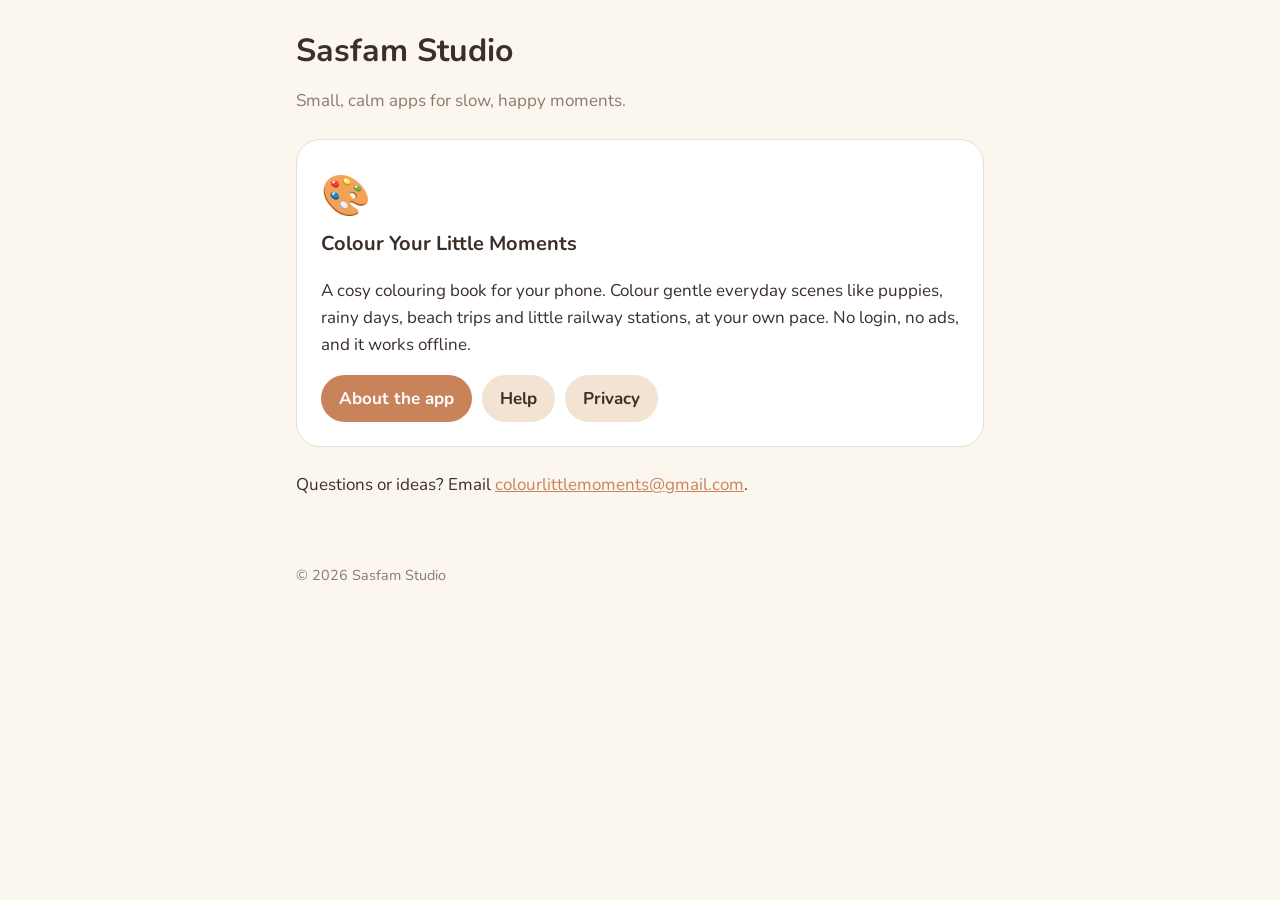
<file: index.html>
<!doctype html>
<html lang="en">
<head>
  <meta charset="utf-8">
  <meta name="viewport" content="width=device-width, initial-scale=1">
  <title>Sasfam Studio</title>
  <meta name="description" content="Sasfam Studio makes calm, cosy apps. Home of Colour Your Little Moments.">
  <link rel="preconnect" href="https://fonts.googleapis.com">
  <link href="https://fonts.googleapis.com/css2?family=Nunito:wght@400;700;800&display=swap" rel="stylesheet">
  <link rel="stylesheet" href="/style.css">
</head>
<body>
  <main>
    <h1>Sasfam Studio</h1>
    <p class="muted">Small, calm apps for slow, happy moments.</p>

    <div class="card">
      <div class="emoji">🎨</div>
      <h2>Colour Your Little Moments</h2>
      <p>A cosy colouring book for your phone. Colour gentle everyday scenes like puppies, rainy days, beach trips and little railway stations, at your own pace. No login, no ads, and it works offline.</p>
      <div class="links">
        <a class="button primary" href="/little-moments/">About the app</a>
        <a class="button" href="/little-moments/support/">Help</a>
        <a class="button" href="/little-moments/privacy/">Privacy</a>
      </div>
    </div>

    <p>Questions or ideas? Email <a href="mailto:colourlittlemoments@gmail.com">colourlittlemoments@gmail.com</a>.</p>
  </main>
  <footer>© 2026 Sasfam Studio</footer>
</body>
</html>
</file>
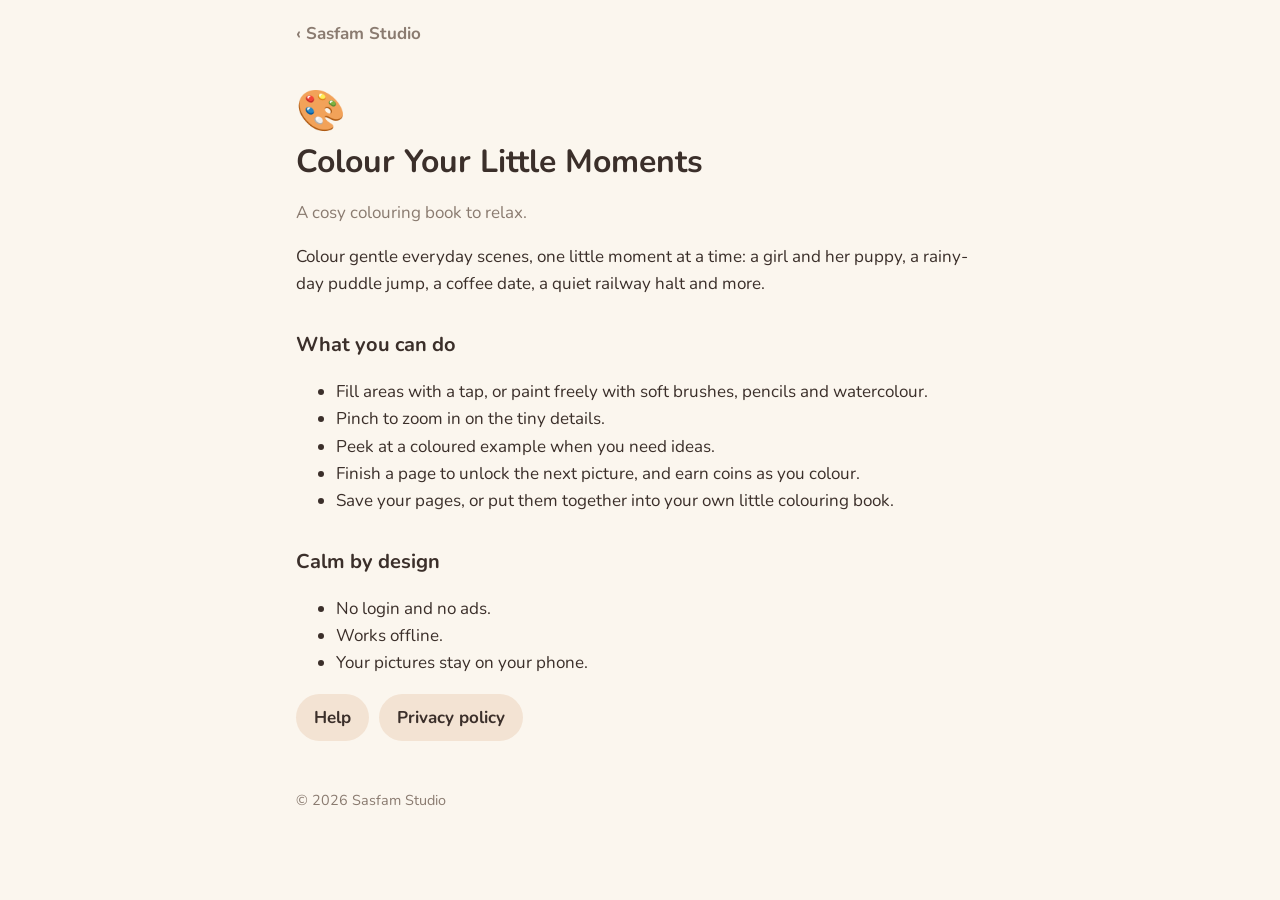
<file: little-moments/index.html>
<!doctype html>
<html lang="en">
<head>
  <meta charset="utf-8">
  <meta name="viewport" content="width=device-width, initial-scale=1">
  <title>Colour Your Little Moments</title>
  <meta name="description" content="A cosy colouring book for your phone. No login, no ads, works offline.">
  <link rel="preconnect" href="https://fonts.googleapis.com">
  <link href="https://fonts.googleapis.com/css2?family=Nunito:wght@400;700;800&display=swap" rel="stylesheet">
  <link rel="stylesheet" href="/style.css">
</head>
<body>
  <header class="top"><a href="/">‹ Sasfam Studio</a></header>
  <main>
    <div class="emoji">🎨</div>
    <h1>Colour Your Little Moments</h1>
    <p class="muted">A cosy colouring book to relax.</p>

    <p>Colour gentle everyday scenes, one little moment at a time: a girl and her puppy, a rainy-day puddle jump, a coffee date, a quiet railway halt and more.</p>

    <h2>What you can do</h2>
    <ul>
      <li>Fill areas with a tap, or paint freely with soft brushes, pencils and watercolour.</li>
      <li>Pinch to zoom in on the tiny details.</li>
      <li>Peek at a coloured example when you need ideas.</li>
      <li>Finish a page to unlock the next picture, and earn coins as you colour.</li>
      <li>Save your pages, or put them together into your own little colouring book.</li>
    </ul>

    <h2>Calm by design</h2>
    <ul>
      <li>No login and no ads.</li>
      <li>Works offline.</li>
      <li>Your pictures stay on your phone.</li>
    </ul>

    <div class="links">
      <a class="button" href="/little-moments/support/">Help</a>
      <a class="button" href="/little-moments/privacy/">Privacy policy</a>
    </div>
  </main>
  <footer>© 2026 Sasfam Studio</footer>
</body>
</html>
</file>
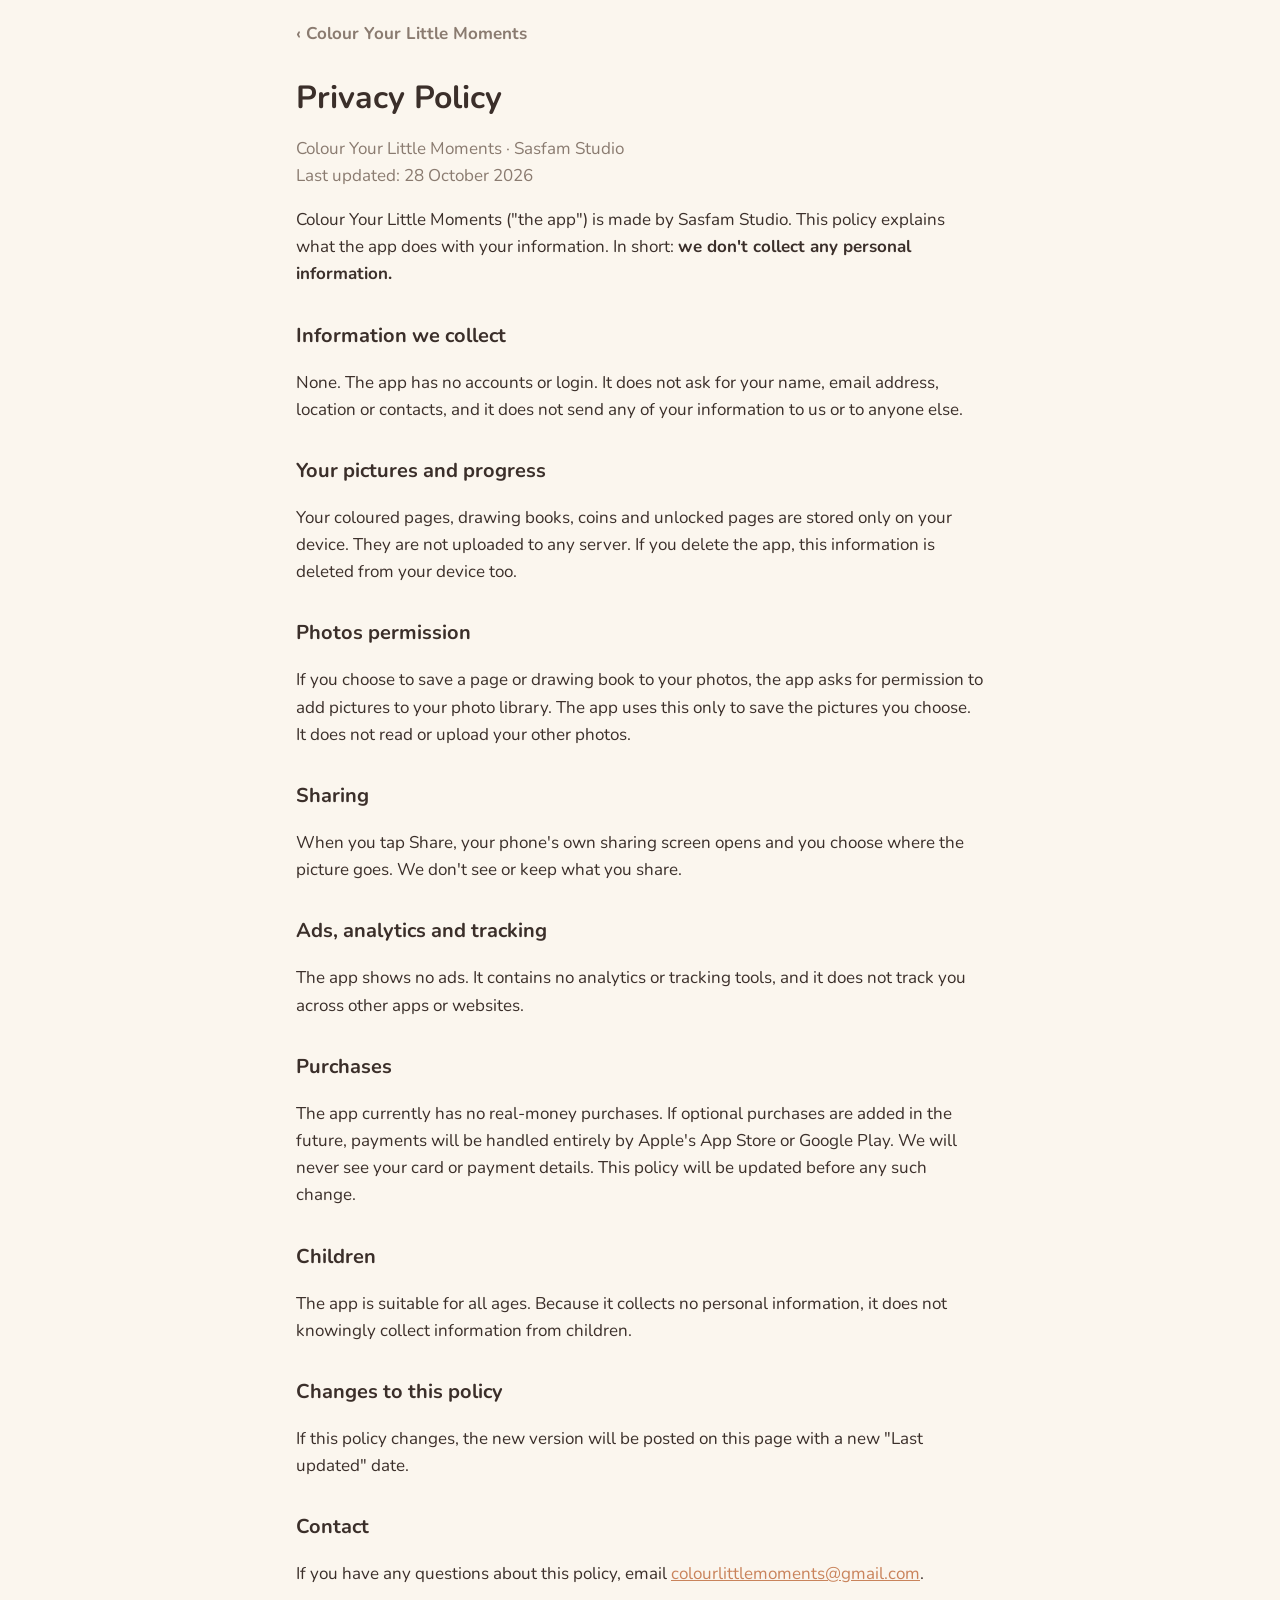
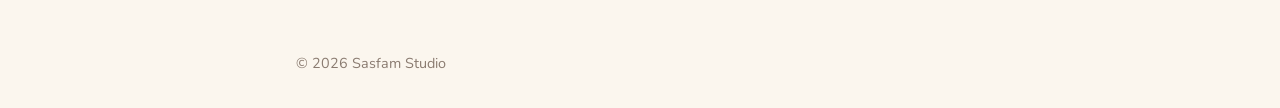
<file: little-moments/privacy/index.html>
<!doctype html>
<html lang="en">
<head>
  <meta charset="utf-8">
  <meta name="viewport" content="width=device-width, initial-scale=1">
  <title>Privacy Policy</title>
  <meta name="description" content="Privacy policy for Colour Your Little Moments by Sasfam Studio.">
  <link rel="preconnect" href="https://fonts.googleapis.com">
  <link href="https://fonts.googleapis.com/css2?family=Nunito:wght@400;700;800&display=swap" rel="stylesheet">
  <link rel="stylesheet" href="/style.css">
</head>
<body>
  <header class="top"><a href="/little-moments/">‹ Colour Your Little Moments</a></header>
  <main>
    <h1>Privacy Policy</h1>
    <p class="muted">Colour Your Little Moments · Sasfam Studio<br>Last updated: 28 October 2026</p>

    <p>Colour Your Little Moments ("the app") is made by Sasfam Studio. This policy explains what the app does with your information. In short: <strong>we don't collect any personal information.</strong></p>

    <h2>Information we collect</h2>
    <p>None. The app has no accounts or login. It does not ask for your name, email address, location or contacts, and it does not send any of your information to us or to anyone else.</p>

    <h2>Your pictures and progress</h2>
    <p>Your coloured pages, drawing books, coins and unlocked pages are stored only on your device. They are not uploaded to any server. If you delete the app, this information is deleted from your device too.</p>

    <h2>Photos permission</h2>
    <p>If you choose to save a page or drawing book to your photos, the app asks for permission to add pictures to your photo library. The app uses this only to save the pictures you choose. It does not read or upload your other photos.</p>

    <h2>Sharing</h2>
    <p>When you tap Share, your phone's own sharing screen opens and you choose where the picture goes. We don't see or keep what you share.</p>

    <h2>Ads, analytics and tracking</h2>
    <p>The app shows no ads. It contains no analytics or tracking tools, and it does not track you across other apps or websites.</p>

    <h2>Purchases</h2>
    <p>The app currently has no real-money purchases. If optional purchases are added in the future, payments will be handled entirely by Apple's App Store or Google Play. We will never see your card or payment details. This policy will be updated before any such change.</p>

    <h2>Children</h2>
    <p>The app is suitable for all ages. Because it collects no personal information, it does not knowingly collect information from children.</p>

    <h2>Changes to this policy</h2>
    <p>If this policy changes, the new version will be posted on this page with a new "Last updated" date.</p>

    <h2>Contact</h2>
    <p>If you have any questions about this policy, email <a href="mailto:colourlittlemoments@gmail.com">colourlittlemoments@gmail.com</a>.</p>
  </main>
  <footer>© 2026 Sasfam Studio</footer>
</body>
</html>
</file>
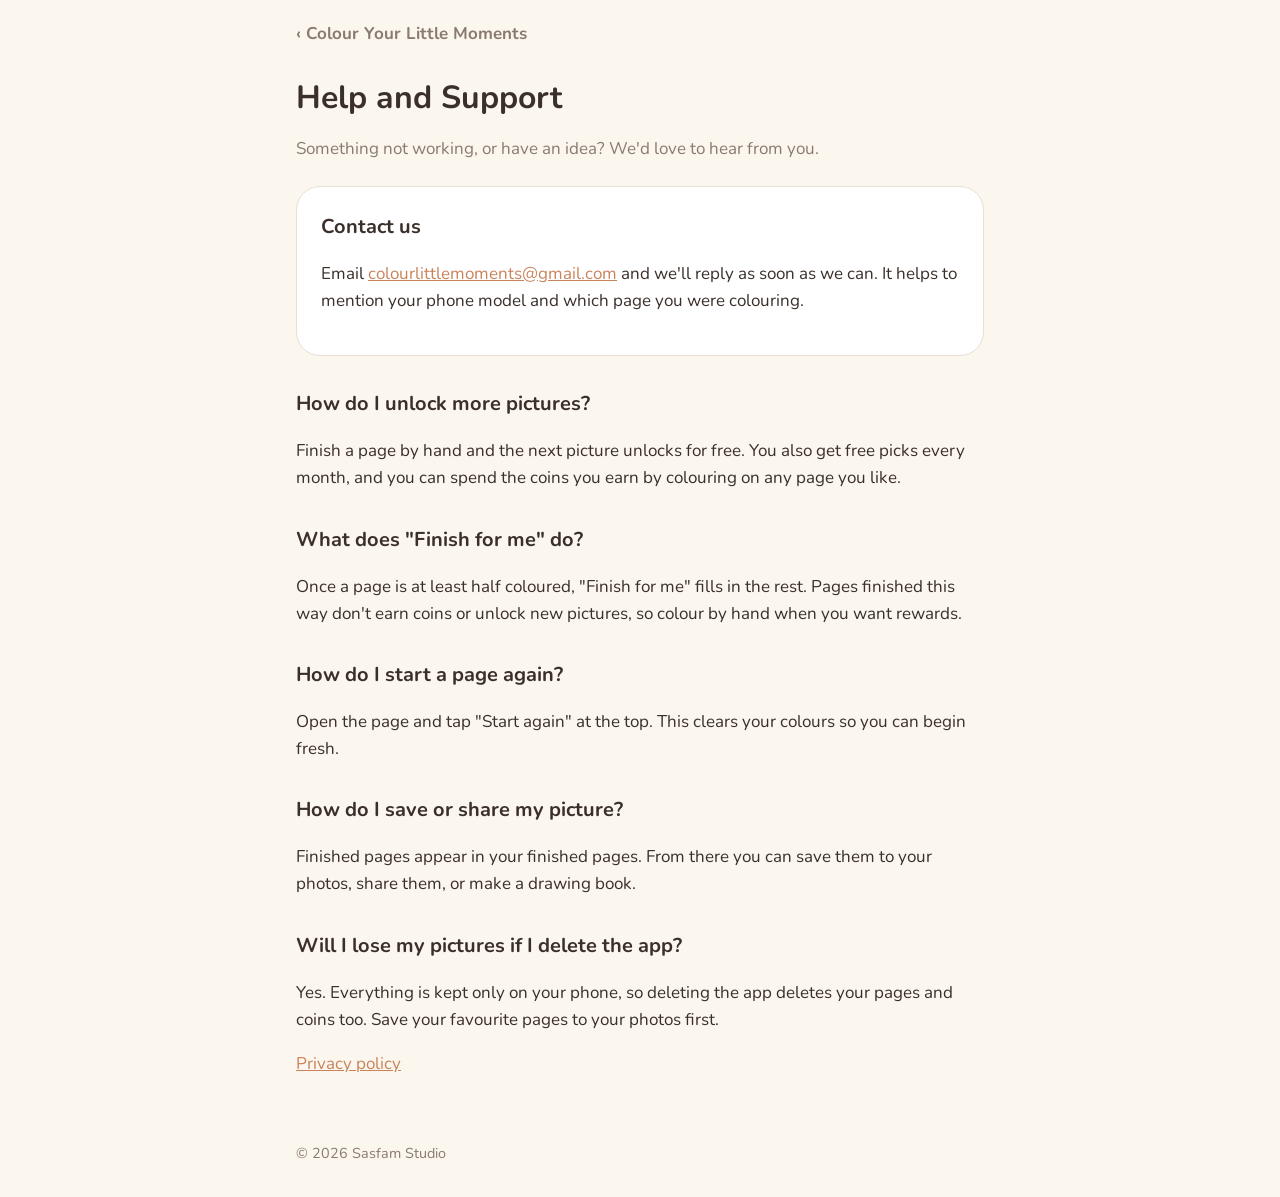
<file: little-moments/support/index.html>
<!doctype html>
<html lang="en">
<head>
  <meta charset="utf-8">
  <meta name="viewport" content="width=device-width, initial-scale=1">
  <title>Help and Support</title>
  <meta name="description" content="Help and support for Colour Your Little Moments.">
  <link rel="preconnect" href="https://fonts.googleapis.com">
  <link href="https://fonts.googleapis.com/css2?family=Nunito:wght@400;700;800&display=swap" rel="stylesheet">
  <link rel="stylesheet" href="/style.css">
</head>
<body>
  <header class="top"><a href="/little-moments/">‹ Colour Your Little Moments</a></header>
  <main>
    <h1>Help and Support</h1>
    <p class="muted">Something not working, or have an idea? We'd love to hear from you.</p>

    <div class="card">
      <h2>Contact us</h2>
      <p>Email <a href="mailto:colourlittlemoments@gmail.com">colourlittlemoments@gmail.com</a> and we'll reply as soon as we can. It helps to mention your phone model and which page you were colouring.</p>
    </div>

    <h2>How do I unlock more pictures?</h2>
    <p>Finish a page by hand and the next picture unlocks for free. You also get free picks every month, and you can spend the coins you earn by colouring on any page you like.</p>

    <h2>What does "Finish for me" do?</h2>
    <p>Once a page is at least half coloured, "Finish for me" fills in the rest. Pages finished this way don't earn coins or unlock new pictures, so colour by hand when you want rewards.</p>

    <h2>How do I start a page again?</h2>
    <p>Open the page and tap "Start again" at the top. This clears your colours so you can begin fresh.</p>

    <h2>How do I save or share my picture?</h2>
    <p>Finished pages appear in your finished pages. From there you can save them to your photos, share them, or make a drawing book.</p>

    <h2>Will I lose my pictures if I delete the app?</h2>
    <p>Yes. Everything is kept only on your phone, so deleting the app deletes your pages and coins too. Save your favourite pages to your photos first.</p>

    <p><a href="/little-moments/privacy/">Privacy policy</a></p>
  </main>
  <footer>© 2026 Sasfam Studio</footer>
</body>
</html>
</file>
<file: style.css>
:root {
  --paper: #FBF6EE;
  --card: #FFFFFF;
  --ink: #3B2F2A;
  --muted: #8A7B70;
  --accent: #C9835B;
  --accent-soft: #F3E3D3;
  --border: #E9DFD2;
}

* { box-sizing: border-box; }

body {
  margin: 0;
  background: var(--paper);
  color: var(--ink);
  font-family: "Nunito", system-ui, -apple-system, "Segoe UI", sans-serif;
  font-size: 17px;
  line-height: 1.6;
}

main { max-width: 720px; margin: 0 auto; padding: 32px 16px 48px; }

header.top { max-width: 720px; margin: 0 auto; padding: 20px 16px 0; }
header.top a { color: var(--muted); text-decoration: none; font-weight: 700; }

h1 { font-size: 2rem; line-height: 1.2; margin: 0 0 8px; }
h2 { font-size: 1.25rem; margin: 32px 0 8px; }
p, li { color: var(--ink); }
.muted { color: var(--muted); }
a { color: var(--accent); }

.card {
  background: var(--card);
  border: 1px solid var(--border);
  border-radius: 24px;
  padding: 24px;
  margin: 24px 0;
}
.card h2 { margin-top: 0; }

.links { display: flex; flex-wrap: wrap; gap: 10px; margin-top: 16px; }
.button {
  display: inline-block;
  background: var(--accent-soft);
  color: var(--ink);
  border-radius: 999px;
  padding: 10px 18px;
  text-decoration: none;
  font-weight: 700;
}
.button.primary { background: var(--accent); color: #FFFFFF; }

.emoji { font-size: 2.5rem; }

footer { max-width: 720px; margin: 0 auto; padding: 0 16px 32px; color: var(--muted); font-size: 0.9rem; }
</file>
